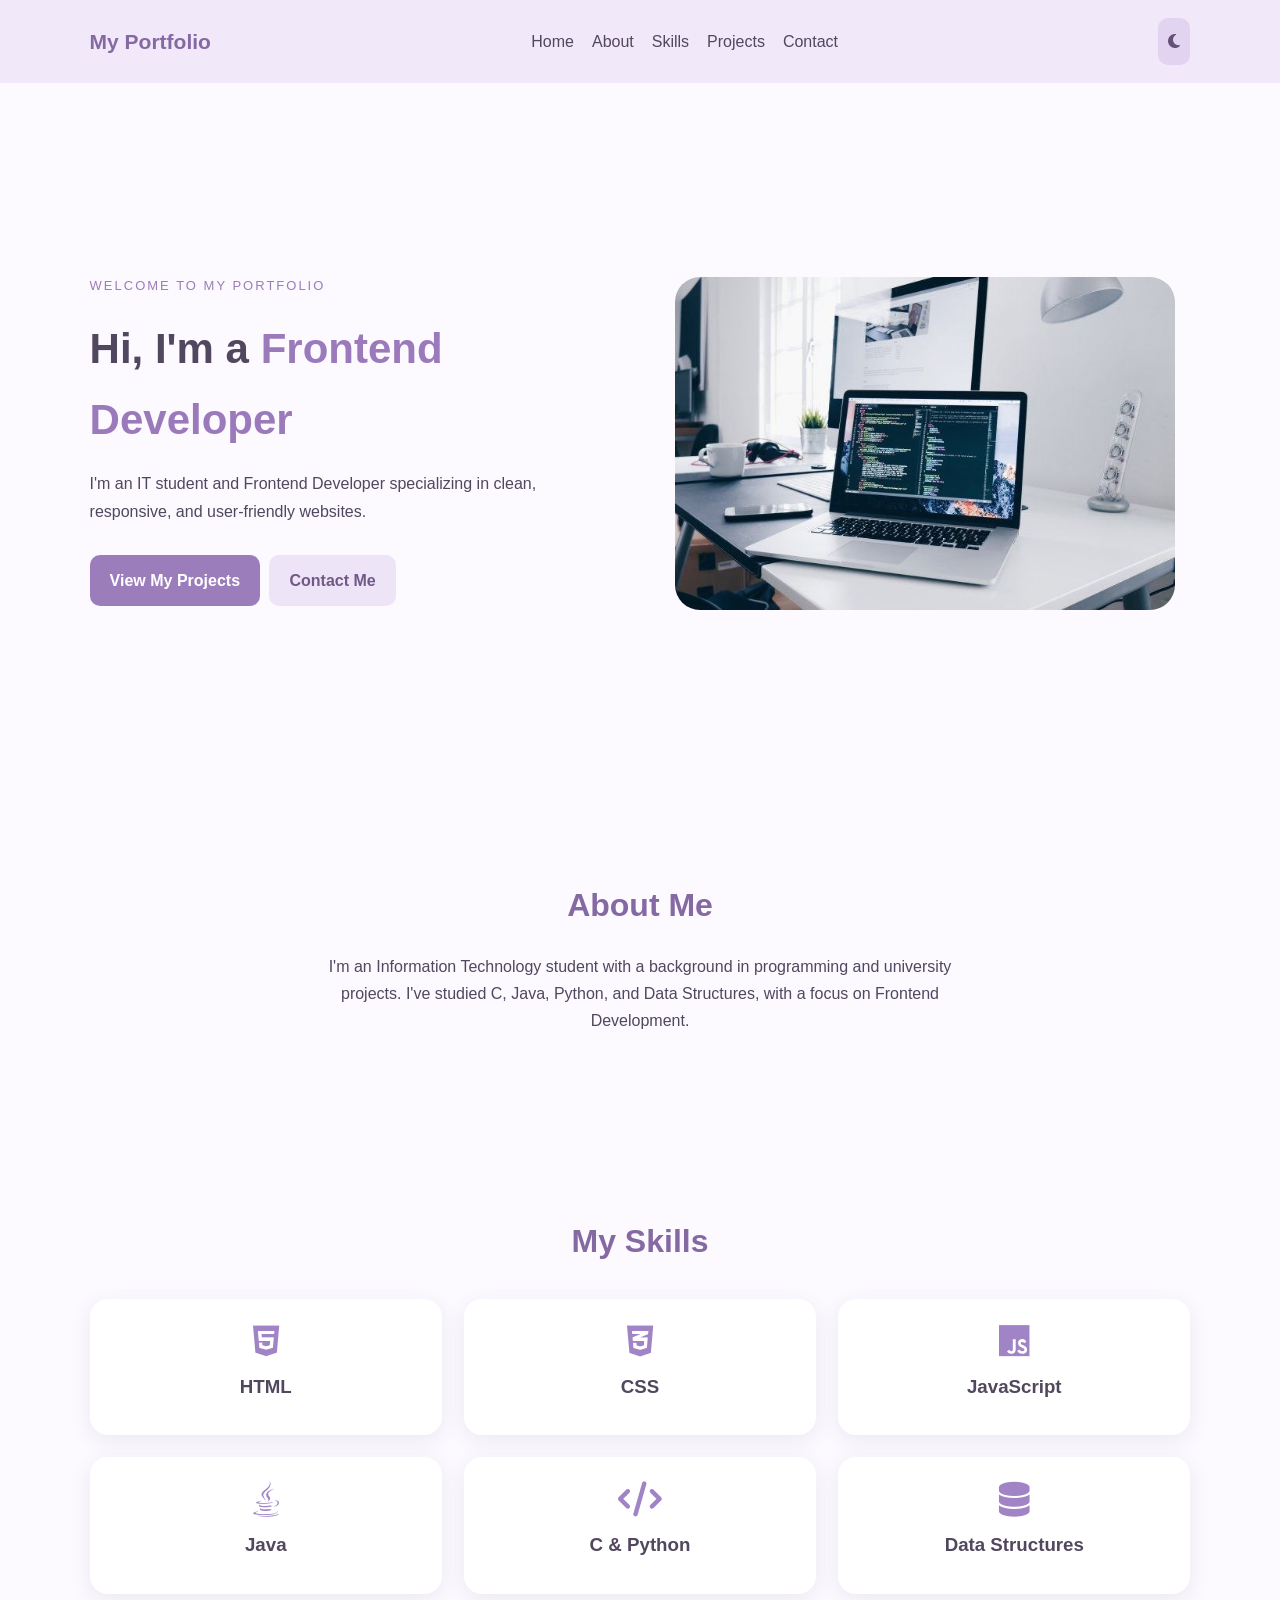
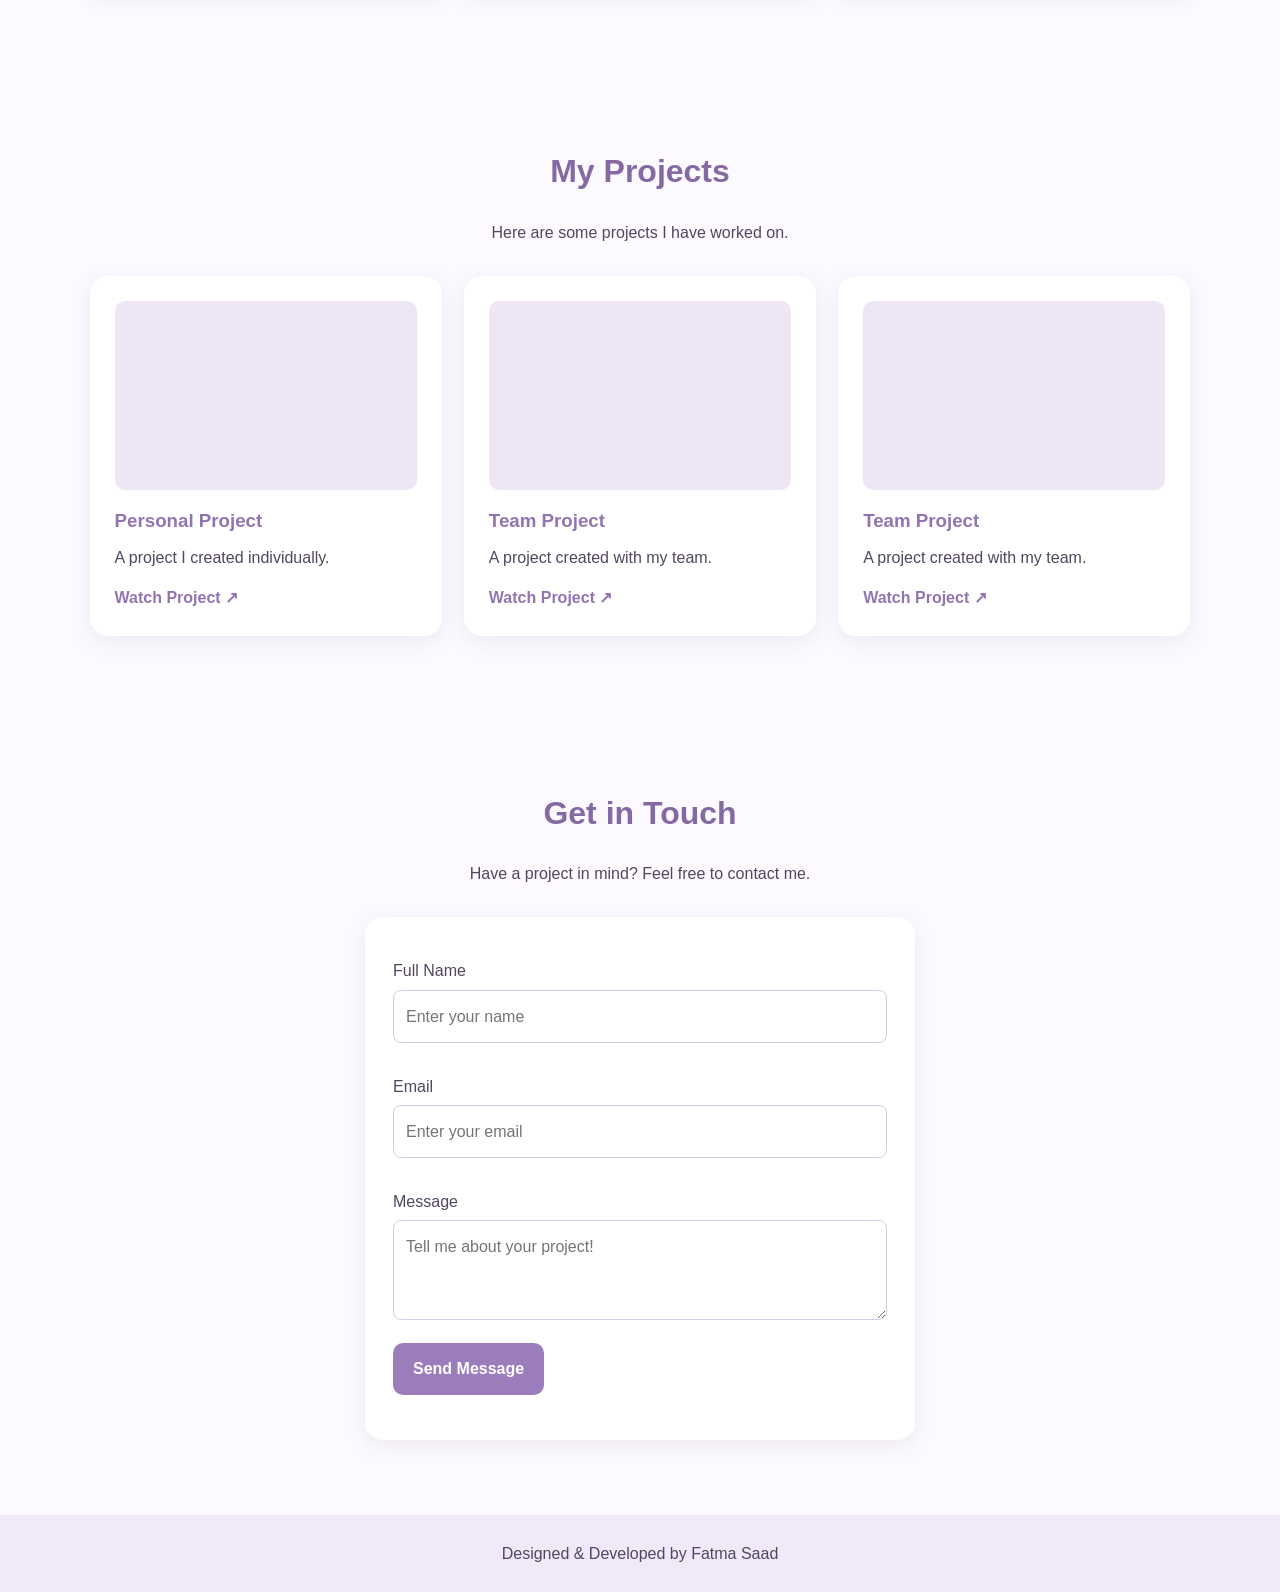
<file: index.html>
<!DOCTYPE html>
<html lang="en">
<head>
    <meta charset="UTF-8">
    <meta name="viewport" content="width=device-width, initial-scale=1.0">
    <title>My Portfolio</title>
    <link rel="stylesheet" href="style.css">
    <link rel="stylesheet" href="https://cdnjs.cloudflare.com/ajax/libs/font-awesome/6.5.2/css/all.min.css">
</head>
    <!--light mode-->
<body data-theme="light">
    <header>
        <a href="#home" class="logo">My Portfolio</a>
        <nav id="navbar">
            <a href="#home">Home</a>
            <a href="#about">About</a>
            <a href="#skills">Skills</a>
            <a href="#projects">Projects</a>
            <a href="#contact">Contact</a>
        </nav>
        <div class="header-buttons">
            <!-- Theme toggle -->
            <button id="themeToggle" aria-label="Change theme">
                <i class="fas fa-moon"></i>
            </button>
            <!-- Menu toggle -->
            <button id="menuToggle" aria-label="Open menu">
                <i class="fas fa-bars"></i>
            </button>

        </div>
    </header>
    <main>
        <section id="home" class="hero section">
            <div class="hero-text">
                <p class="welcome">WELCOME TO MY PORTFOLIO</p>
                <!-- typing text -->
                <h1>Hi, I'm a <span id="typingText"></span></h1>
                <p>
                    I'm an IT student and Frontend Developer specializing in clean, responsive, and user-friendly websites.
                </p>
                <a href="#projects" class="main-button">View My Projects</a>
                <a href="#contact" class="second-button">Contact Me</a>
            </div>
            <div class="hero-image">
                <img
                    src="images/image.png"
                    alt="Web development workspace">
            </div>
        </section>
        <section id="about" class="section">
            <h2>About Me</h2>
            <p class="section-description">
                I'm an Information Technology student with a background in programming and university projects.
                I've studied C, Java, Python, and Data Structures, with a focus on Frontend Development.
            </p>
        </section>
        <section id="skills" class="section">
            <h2>My Skills</h2>
            <div class="cards">
                <div class="card">
                    <i class="fab fa-html5 skill-icon"></i>
                    <h3>HTML</h3>
                </div>
                <div class="card">
                    <i class="fab fa-css3-alt skill-icon"></i>
                    <h3>CSS</h3>
                </div>
                <div class="card">
                    <i class="fab fa-js skill-icon"></i>
                    <h3>JavaScript</h3>
                </div>
                <div class="card">
                    <i class="fab fa-java skill-icon"></i>
                    <h3>Java</h3>
                </div>
                <div class="card">
                    <i class="fas fa-code skill-icon"></i>
                    <h3>C & Python</h3>
                </div>
                <div class="card">
                    <i class="fas fa-database skill-icon"></i>
                    <h3>Data Structures</h3>
                </div>
            </div>
        </section>
        <section id="projects" class="section">
            <h2>My Projects</h2>
            <p class="section-description">
                Here are some projects I have worked on.
            </p>
            <div class="cards project-cards">
            <a href="images/project1.mp4" target="_blank"
                class="card project-card">
                    <video autoplay muted loop playsinline>
                        <source src="images/project1.mp4" type="video/mp4">
                    </video>
                    <h3>Personal Project</h3>
                    <p>A project I created individually.</p>
                    <span>Watch Project ↗</span>
                </a>
                <a href="images/project2.mp4" target="_blank"
                class="card project-card">
                    <video autoplay muted loop playsinline>
                        <source src="images/project2.mp4" type="video/mp4">
                    </video>
                    <h3>Team Project</h3>
                    <p>A project created with my team.</p>
                    <span>Watch Project ↗</span>
                </a>
                <a href="images/project3.mp4" target="_blank"
                class="card project-card">
                    <video autoplay muted loop playsinline>
                        <source src="images/project3.mp4" type="video/mp4">
                    </video>
                    <h3>Team Project</h3>
                    <p>A project created with my team.</p>
                    <span>Watch Project ↗</span>
                </a>

            </div>
        </section>

        <section id="contact" class="section">
            <h2>Get in Touch</h2>
            <p class="section-description">
                Have a project in mind? Feel free to contact me.
            </p>
                <!--validation messages-->
            <form id="contactForm" novalidate>
                <label for="fullName">Full Name</label>
                <input type="text" id="fullName" placeholder="Enter your name">
                <small id="nameError" class="error"></small>

                <label for="email">Email</label>
                <input type="text" id="email" placeholder="Enter your email">
                <small id="emailError" class="error"></small>

                <label for="message"> Message</label>
                <textarea id="message" placeholder="Tell me about your project!"></textarea>
                <small id="messageError" class="error"></small>

                <button type="submit" class="main-button">Send Message</button>
                <p id="formMessage"></p>
            </form>
        </section>
    </main>
        <!--scroll to top-->
    <button id="scrollTop" aria-label="Scroll to top">
        <i class="fas fa-arrow-up"></i>
    </button>

    <footer>
        <p>Designed & Developed by Fatma Saad</p>
    </footer>

    <script src="main.js"></script>
</body>
</html>
</file>
<file: style.css>
* {
    margin: 0;
    padding: 0;
    box-sizing: border-box;
}
html {
    scroll-behavior: smooth;
}
body {
    font-family: Arial, sans-serif;
    background: #fcf9ff;
    color: #51475e;
    line-height: 1.7;
    transition: 0.3s;
}
body[data-theme="dark"] {
    background: #201c28;
    color: #f3edf8;
}
header {
    display: flex;
    align-items: center;
    justify-content: space-between;
    gap: 15px;
    padding: 18px 7%;
    background: #f1e8fa;
    position: sticky;
    top: 0;
    z-index: 10;
}
body[data-theme="dark"] header {
    background: #30283b;
}
.logo {
    font-size: 21px;
    font-weight: bold;
    color: #8469a2;
    text-decoration: none;
}
nav {
    display: flex;
    gap: 18px;
}
nav a {
    color: inherit;
    text-decoration: none;
}
nav a:hover {
    color: #a184c5;
}
.header-buttons {
    display: flex;
    gap: 10px;
}
button {
    cursor: pointer;
    font: inherit;
}
.header-buttons button {
    border: none;
    background: #e2d3f1;
    color: #655078;
    padding: 10px;
    border-radius: 10px;
}
#menuToggle {
    display: none;
}
.section {
    padding: 75px 7%;
    text-align: center;
    scroll-margin-top: 80px;
}
h2 {
    font-size: 32px;
    color: #8469a2;
    margin-bottom: 20px;
}
body[data-theme="dark"] h2,
body[data-theme="dark"] .logo {
    color: #d5b9f3;
}
.section-description {
    max-width: 650px;
    margin: 0 auto 30px;
}
.hero {
    display: flex;
    align-items: center;
    justify-content: space-between;
    gap: 40px;
    min-height: 80vh;
    text-align: left;
}
.hero-text {
    flex: 1;
}
.welcome {
    color: #9c7dbb;
    letter-spacing: 2px;
    font-size: 13px;
}
.hero h1 {
    font-size: 42px;
    margin: 15px 0;
}
#typingText {
    color: #9b7abb;
}
.hero-text > p:not(.welcome) {
    margin-bottom: 25px;
}
.hero-image {
    flex: 1;
}
.hero-image img {
    width: 100%;
    max-width: 500px;
    border-radius: 25px;
    display: block;
    margin: auto;
}
.main-button,
.second-button {
    display: inline-block;
    text-decoration: none;
    border: none;
    border-radius: 10px;
    padding: 12px 20px;
    margin: 5px 5px 5px 0;
    font-weight: bold;
}
.main-button {
    background: #9c7dbb;
    color: white;
}
.second-button {
    background: #eee4f8;
    color: #705987;
}
.cards {
    display: grid;
    grid-template-columns: repeat(3, minmax(0, 1fr));
    gap: 22px;
    margin-top: 30px;
}
.card {
    background: white;
    padding: 25px;
    border-radius: 18px;
    box-shadow: 0 5px 20px #6c54751a;
    transition: transform 0.3s;
}
.card:hover {
    transform: translateY(-5px);
}
body[data-theme="dark"] .card,
body[data-theme="dark"] form,
body[data-theme="dark"] #courseDetails {
    background: #30283b;
    color: #f3edf8;
}
.skill-icon {
    font-size: 35px;
    color: #a184c5;
    margin-bottom: 12px;
}
.card h3 {
    margin-bottom: 8px;
}
.project-card {
    display: block;
    text-align: left;
    color: inherit;
    text-decoration: none;
}
.project-card video {
    display: block;
    width: 100%;
    aspect-ratio: 16 / 10;
    object-fit: cover;
    border-radius: 10px;
    margin-bottom: 15px;
    background: #eee5f5;
    pointer-events: none;
}
.project-card h3,
.project-card span {
    color: #9275b0;
}
.project-card span {
    display: inline-block;
    margin-top: 12px;
    font-weight: bold;
}
.counters .card h3 {
    font-size: 35px;
    color: #9c7dbb;
}
form {
    max-width: 550px;
    margin: 25px auto 0;
    padding: 28px;
    background: white;
    border-radius: 18px;
    text-align: left;
    box-shadow: 0 5px 20px #6c54751a;
}
form label {
    display: block;
    margin-top: 12px;
}
form input,
form textarea {
    display: block;
    width: 100%;
    padding: 12px;
    margin-top: 5px;
    border: 1px solid #d9c9e8;
    border-radius: 8px;
    background: transparent;
    color: inherit;
    font: inherit;
}
form textarea {
    min-height: 100px;
    resize: vertical;
}
form button {
    margin-top: 20px;
}
.error {
    display: block;
    color: #d34f67;
    min-height: 18px;
    font-size: 13px;
}
#formMessage {
    margin-top: 12px;
    color: #8c6eaa;
}
#scrollTop {
    display: none;
    position: fixed;
    right: 20px;
    bottom: 20px;
    width: 45px;
    height: 45px;
    border: none;
    border-radius: 50%;
    background: #9c7dbb;
    color: white;
    z-index: 5;
}
footer {
    padding: 25px;
    text-align: center;
    background: #f1e8fa;
}
body[data-theme="dark"] footer {
    background: #30283b;
}
@media (max-width: 900px) {
    .cards {
        grid-template-columns: repeat(2, minmax(0, 1fr));
    }
    nav {
        gap: 10px;
    }
}
@media (max-width: 700px) {
    header {
        flex-wrap: wrap;
    }
    #menuToggle {
        display: inline-block;
    }
    nav {
        display: none;
        flex-direction: column;
        width: 100%;
        order: 3;
        padding: 15px 0;
    }
    nav.open {
        display: flex;
    }
    .hero {
        flex-direction: column;
        text-align: center;
        padding-top: 45px;
    }
    .hero h1 {
        font-size: 32px;
    }
    .hero-image img {
        max-width: 100%;
    }
    .cards {
        grid-template-columns: 1fr;
    }
    .section {
        padding: 55px 6%;
    }
}
</file>
